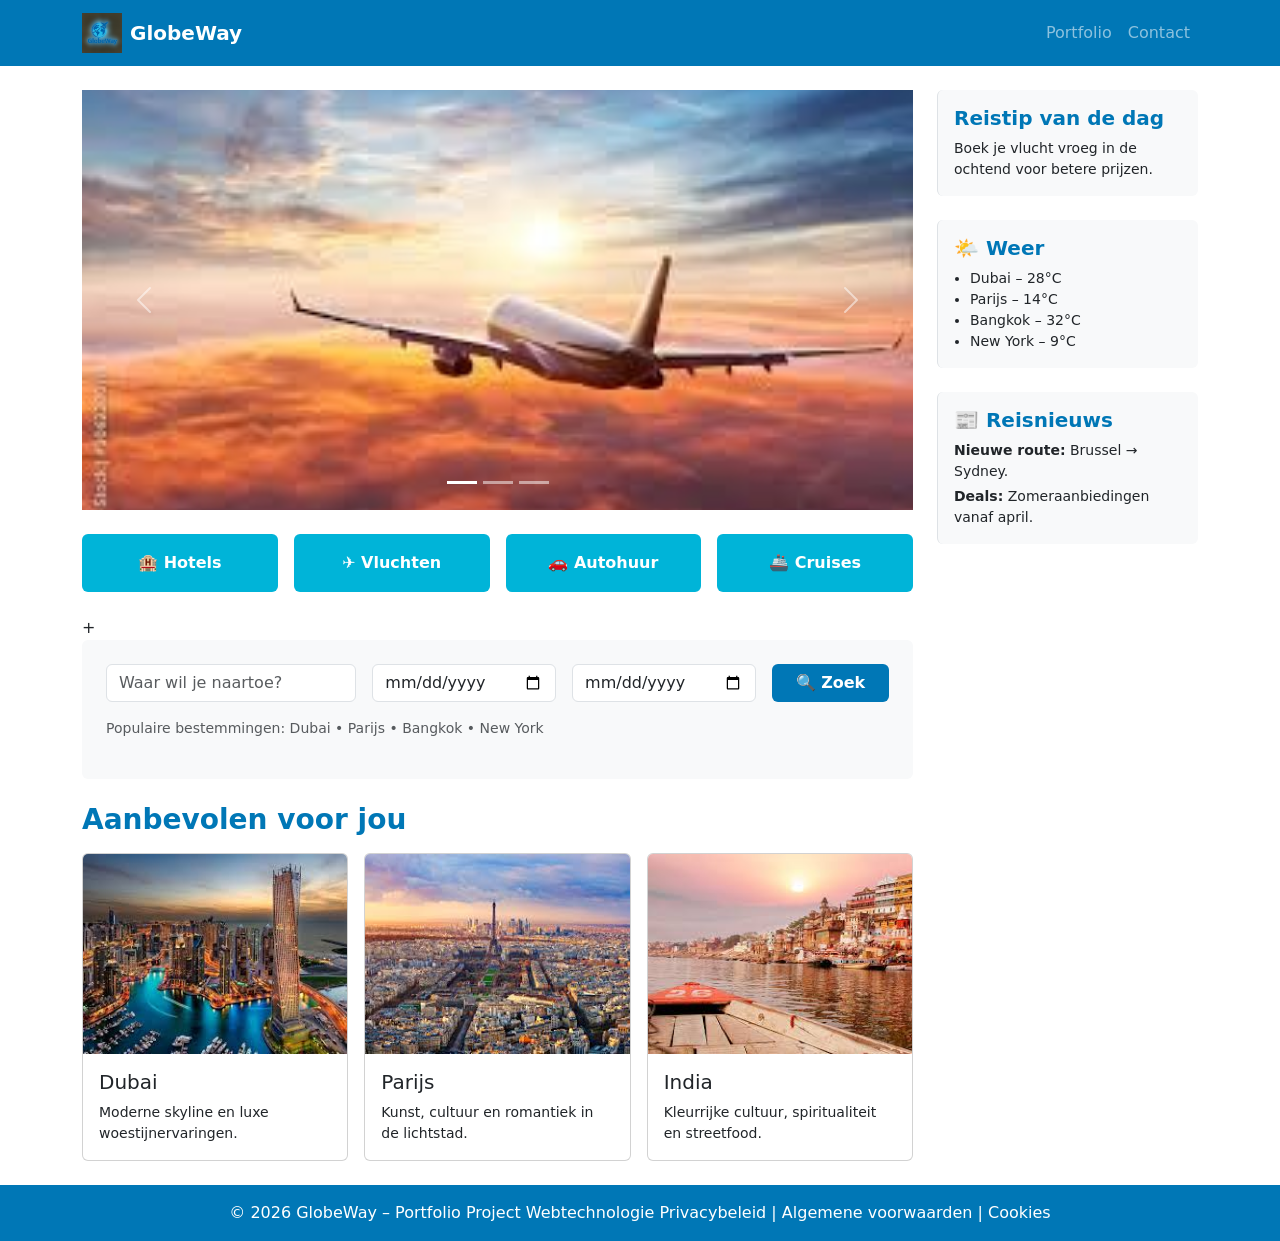
<file: portofolio/index.html>
<!doctype html>
<html lang="nl">
  <head>
    <meta charset="UTF-8" />
    <meta name="viewport" content="width=device-width, initial-scale=1.0" />
    <title>GlobeWay</title>
    <link rel="stylesheet" href="css/reset.css" />
    <link
      href="https://cdn.jsdelivr.net/npm/bootstrap@5.3.3/dist/css/bootstrap.min.css"
      rel="stylesheet"
      integrity="sha384-QWTKZyjpPEjISv5WaRU9OFeRpok6YctnYmDr5pNlyT2bRjXh0JMhjY6hW+ALEwIH"
      crossorigin="anonymous"
    />
    <link
      rel="stylesheet"
      href="https://cdn.jsdelivr.net/npm/bootstrap-icons@1.11.3/font/bootstrap-icons.min.css"
    />
    <script
      src="https://cdn.jsdelivr.net/npm/bootstrap@5.3.3/dist/js/bootstrap.bundle.min.js"
      integrity="sha384-YvpcrYf0tY3lHB60NNkmXc5s9fDVZLESaAA55NDzOxhy9GkcIdslK1eN7N6jIeHz"
      crossorigin="anonymous"
      defer
    ></script>
    <link rel="stylesheet" href="css/style.css" />
  </head>

  <body>
    <nav class="navbar navbar-expand-lg navbar-dark bg-primary-blue">
      <div class="container">
        <a class="navbar-brand d-flex align-items-center" href="#">
          <img src="assets/images/logo.png" height="40" class="me-2" />
          <strong>GlobeWay</strong>
        </a>

        <button
          class="navbar-toggler border-0"
          type="button"
          data-bs-toggle="collapse"
          data-bs-target="#navMenu"
        >
          <span class="navbar-toggler-icon"></span>
        </button>

        <div class="collapse navbar-collapse justify-content-end" id="navMenu">
          <ul class="navbar-nav">
            <li class="nav-item">
              <a class="nav-link" href="portfolio.html">Portfolio</a>
            </li>

            <li class="nav-item">
              <a class="nav-link" href="contact.html">Contact</a>
            </li>
          </ul>
        </div>
      </div>
    </nav>

    <main class="container my-4">
      <div class="row g-4">
        <!-- MAIN CONTENT -->
        <div class="col-lg-9">
          <!-- SLIDER -->
          <div id="hero" class="carousel slide mb-4" data-bs-ride="carousel">
            <div class="carousel-indicators">
              <button
                type="button"
                data-bs-target="#hero"
                data-bs-slide-to="0"
                class="active"
              ></button>
              <button
                type="button"
                data-bs-target="#hero"
                data-bs-slide-to="1"
              ></button>
              <button
                type="button"
                data-bs-target="#hero"
                data-bs-slide-to="2"
              ></button>
            </div>

            <div class="carousel-inner">
              <div class="carousel-item active">
                <img
                  src="assets/images/s1.jpg"
                  class="d-block w-100 hero-img"
                />
              </div>
              <div class="carousel-item">
                <img
                  src="assets/images/s2.jpg"
                  class="d-block w-100 hero-img"
                />
              </div>
              <div class="carousel-item">
                <img
                  src="assets/images/s3.jpg"
                  class="d-block w-100 hero-img"
                />
              </div>
            </div>

            <button
              class="carousel-control-prev"
              type="button"
              data-bs-target="#hero"
              data-bs-slide="prev"
            >
              <span class="carousel-control-prev-icon"></span>
            </button>
            <button
              class="carousel-control-next"
              type="button"
              data-bs-target="#hero"
              data-bs-slide="next"
            >
              <span class="carousel-control-next-icon"></span>
            </button>
          </div>

          <div class="row text-center g-3 mb-4">
            <div class="col-6 col-md-3">
              <button class="btn btn-accent w-100 py-3 fw-bold">
                🏨 Hotels
              </button>
            </div>
            <div class="col-6 col-md-3">
              <button class="btn btn-accent w-100 py-3 fw-bold">
                ✈️ Vluchten
              </button>
            </div>
            <div class="col-6 col-md-3">
              <button class="btn btn-accent w-100 py-3 fw-bold">
                🚗 Autohuur
              </button>
            </div>
            <div class="col-6 col-md-3">
              <button class="btn btn-accent w-100 py-3 fw-bold">
                🚢 Cruises
              </button>
            </div>
          </div>

          +
          <div class="p-4 bg-light rounded mb-4">
            <form class="row g-3">
              <div class="col-md-4">
                <input
                  type="text"
                  class="form-control"
                  placeholder="Waar wil je naartoe?"
                />
              </div>
              <div class="col-md-3">
                <input type="date" class="form-control" />
              </div>
              <div class="col-md-3">
                <input type="date" class="form-control" />
              </div>
              <div class="col-md-2 d-grid">
                <button class="btn btn-primary-blue fw-bold">🔍 Zoek</button>
              </div>
            </form>

            <p class="mt-3 small text-muted">
              Populaire bestemmingen: Dubai • Parijs • Bangkok • New York
            </p>
          </div>

          <h3 class="text-primary-blue fw-bold mb-3">Aanbevolen voor jou</h3>

          <div class="row g-3">
            <div class="col-md-4">
              <div class="card">
                <img
                  src="[data-uri]"
                  height="200px"
                  class="card-img-top"
                />
                <div class="card-body">
                  <h5 class="card-title">Dubai</h5>
                  <p class="card-text small">
                    Moderne skyline en luxe woestijnervaringen.
                  </p>
                </div>
              </div>
            </div>

            <div class="col-md-4">
              <div class="card">
                <img
                  src="[data-uri]"
                  height="200px"
                  class="card-img-top"
                />
                <div class="card-body">
                  <h5 class="card-title">Parijs</h5>
                  <p class="card-text small">
                    Kunst, cultuur en romantiek in de lichtstad.
                  </p>
                </div>
              </div>
            </div>

            <div class="col-md-4">
              <div class="card">
                <img
                  src="[data-uri]"
                  height="200px"
                  class="card-img-top"
                />
                <div class="card-body">
                  <h5 class="card-title">India</h5>
                  <p class="card-text small">
                    Kleurrijke cultuur, spiritualiteit en streetfood.
                  </p>
                </div>
              </div>
            </div>
          </div>
        </div>

        <aside class="col-lg-3">
          <div
            class="p-3 bg-light border-start border-primary-blue rounded mb-4"
          >
            <h5 class="fw-bold text-primary-blue">Reistip van de dag</h5>
            <p class="small mb-0">
              Boek je vlucht vroeg in de ochtend voor betere prijzen.
            </p>
          </div>

          <div
            class="p-3 bg-light border-start border-primary-blue rounded mb-4"
          >
            <h5 class="fw-bold text-primary-blue">🌤️ Weer</h5>
            <ul class="small ps-3 mb-0">
              <li>Dubai – 28°C</li>
              <li>Parijs – 14°C</li>
              <li>Bangkok – 32°C</li>
              <li>New York – 9°C</li>
            </ul>
          </div>

          <div class="p-3 bg-light border-start border-primary-blue rounded">
            <h5 class="fw-bold text-primary-blue">📰 Reisnieuws</h5>
            <p class="small mb-1">
              <strong>Nieuwe route:</strong> Brussel → Sydney.
            </p>
            <p class="small mb-0">
              <strong>Deals:</strong> Zomeraanbiedingen vanaf april.
            </p>
          </div>
        </aside>
      </div>
    </main>

    <footer class="bg-primary-blue text-white text-center py-3 mt-4">
      © 2026 GlobeWay – Portfolio Project Webtechnologie Privacybeleid |
      Algemene voorwaarden | Cookies
    </footer>

    <script src="https://cdn.jsdelivr.net/npm/bootstrap@5.3.3/dist/js/bootstrap.bundle.min.js"></script>
  </body>
</html>
</file>
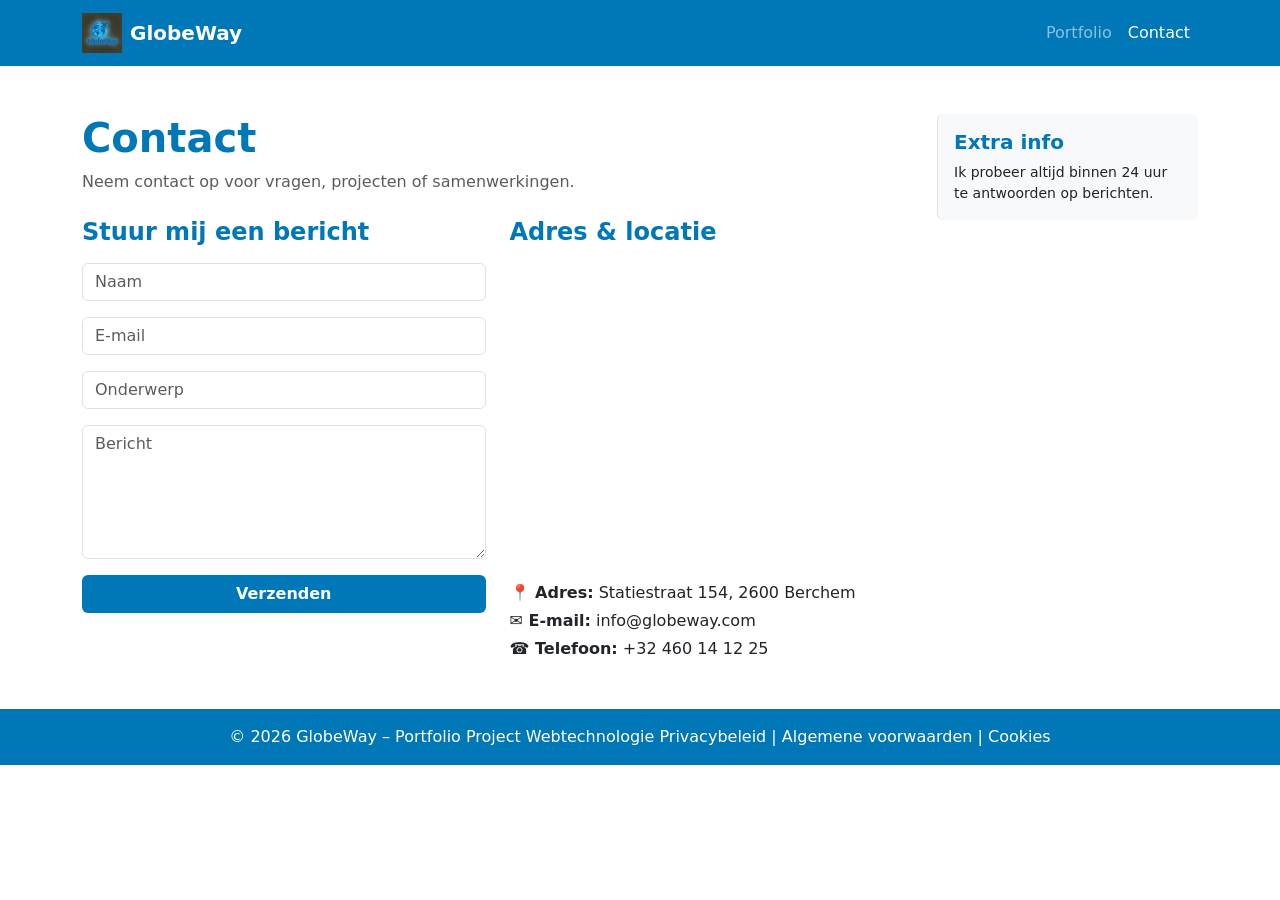
<file: portofolio/contact.html>
<!doctype html>
<html lang="nl">
  <head>
    <meta charset="UTF-8" />
    <meta name="viewport" content="width=device-width, initial-scale=1.0" />
    <title>GlobeWay</title>
    <link rel="stylesheet" href="css/reset.css" />
    <link
      href="https://cdn.jsdelivr.net/npm/bootstrap@5.3.3/dist/css/bootstrap.min.css"
      rel="stylesheet"
      integrity="sha384-QWTKZyjpPEjISv5WaRU9OFeRpok6YctnYmDr5pNlyT2bRjXh0JMhjY6hW+ALEwIH"
      crossorigin="anonymous"
    />
    <link
      rel="stylesheet"
      href="https://cdn.jsdelivr.net/npm/bootstrap-icons@1.11.3/font/bootstrap-icons.min.css"
    />
    <script
      src="https://cdn.jsdelivr.net/npm/bootstrap@5.3.3/dist/js/bootstrap.bundle.min.js"
      integrity="sha384-YvpcrYf0tY3lHB60NNkmXc5s9fDVZLESaAA55NDzOxhy9GkcIdslK1eN7N6jIeHz"
      crossorigin="anonymous"
      defer
    ></script>
    <link rel="stylesheet" href="css/style.css" />
  </head>

  <body>
    <nav class="navbar navbar-expand-lg navbar-dark bg-primary-blue">
      <div class="container">
        <a class="navbar-brand d-flex align-items-center" href="index.html">
          <img src="assets/images/logo.png" height="40" class="me-2" />
          <strong>GlobeWay</strong>
        </a>

        <button
          class="navbar-toggler border-0"
          type="button"
          data-bs-toggle="collapse"
          data-bs-target="#navMenu"
        >
          <span class="navbar-toggler-icon"></span>
        </button>

        <div class="collapse navbar-collapse justify-content-end" id="navMenu">
          <ul class="navbar-nav">
            <li class="nav-item">
              <a class="nav-link" href="portfolio.html">Portfolio</a>
            </li>

            <li class="nav-item">
              <a class="nav-link active" href="contact.html">Contact</a>
            </li>
          </ul>
        </div>
      </div>
    </nav>

    <main class="container my-5">
      <div class="row g-4">
        <div class="col-lg-9">
          <section class="mb-4">
            <h1 class="text-primary-blue fw-bold">Contact</h1>
            <p class="text-muted">
              Neem contact op voor vragen, projecten of samenwerkingen.
            </p>
          </section>

          <section class="row g-4">
            <!-- FORMULIER -->
            <div class="col-md-6">
              <h4 class="fw-bold text-primary-blue mb-3">
                Stuur mij een bericht
              </h4>

              <form class="row g-3">
                <div class="col-12">
                  <input type="text" class="form-control" placeholder="Naam" />
                </div>

                <div class="col-12">
                  <input
                    type="email"
                    class="form-control"
                    placeholder="E‑mail"
                  />
                </div>

                <div class="col-12">
                  <input
                    type="text"
                    class="form-control"
                    placeholder="Onderwerp"
                  />
                </div>

                <div class="col-12">
                  <textarea
                    class="form-control"
                    rows="5"
                    placeholder="Bericht"
                  ></textarea>
                </div>

                <div class="col-12 d-grid">
                  <button class="btn btn-primary-blue fw-bold">
                    Verzenden
                  </button>
                </div>
              </form>
            </div>

            <div class="col-md-6">
              <h4 class="fw-bold text-primary-blue mb-3">Adres & locatie</h4>

              <div class="ratio ratio-4x3 mb-3">
                <iframe
                  src="https://www.google.com/maps?q=Statiestraat+154+Berchem&output=embed"
                  style="border: 0"
                  allowfullscreen
                  loading="lazy"
                >
                </iframe>
              </div>

              <p class="mb-1">
                <strong>📍 Adres:</strong> Statiestraat 154, 2600 Berchem
              </p>
              <p class="mb-1"><strong>✉️ E‑mail:</strong> info@globeway.com</p>
              <p class="mb-0"><strong>☎️ Telefoon:</strong> +32 460 14 12 25</p>
            </div>
          </section>
        </div>

        <aside class="col-lg-3">
          <div class="p-3 bg-light border-start border-primary-blue rounded">
            <h5 class="fw-bold text-primary-blue">Extra info</h5>
            <p class="small mb-0">
              Ik probeer altijd binnen 24 uur te antwoorden op berichten.
            </p>
          </div>
        </aside>
      </div>
    </main>

    <footer class="bg-primary-blue text-white text-center py-3 mt-4">
      © 2026 GlobeWay – Portfolio Project Webtechnologie Privacybeleid |
      Algemene voorwaarden | Cookies
    </footer>

    <script src="https://cdn.jsdelivr.net/npm/bootstrap@5.3.3/dist/js/bootstrap.bundle.min.js"></script>
  </body>
</html>
</file>
<file: portofolio/css/style.css>
/* variable gebruiken voor kleuren doorheen de website */
.bg-primary-blue {
  background-color: #0077b6;
}

.text-primary-blue {
  color: #0077b6;
}

.btn-primary-blue {
  background-color: #0077b6;
  color: white;
}

.btn-accent {
  background-color: #00b4d8;
  color: white;
}

.btn-accent:hover {
  background-color: #0077b6;
}

.hero-img {
  height: 420px;
  object-fit: cover;
}
</file>
